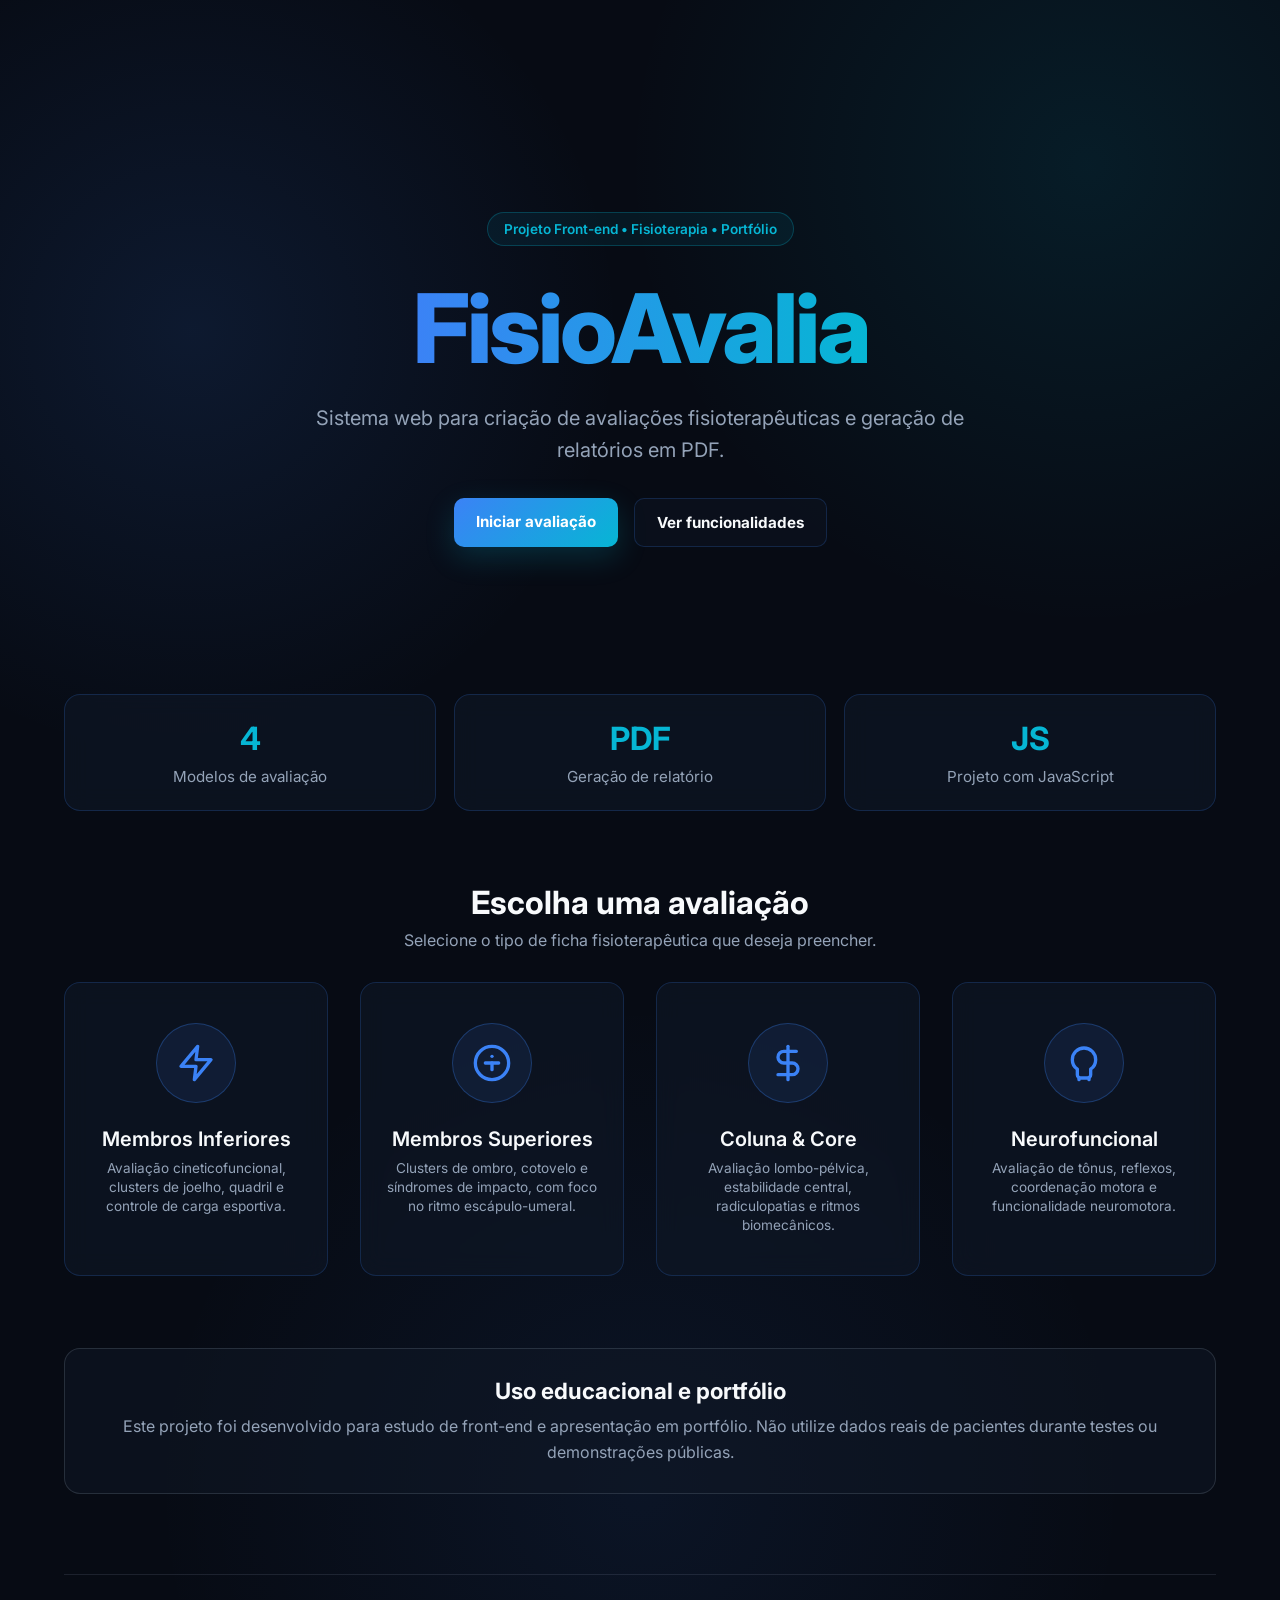
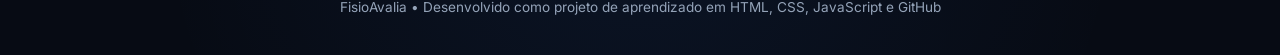
<file: fisio-avalia/index.html>
<!DOCTYPE html>
<html lang="pt-BR">

<head>
    <meta charset="UTF-8">
    <meta name="viewport" content="width=device-width, initial-scale=1.0">
    <title>Physio Hub - Avaliação de Alta Performance</title>

    <link href="https://fonts.googleapis.com/css2?family=Inter:wght@300;400;600;800&display=swap" rel="stylesheet">
    
    <link rel="stylesheet" href="./src/css/global.css">
    <link rel="stylesheet" href="./src/css/home.css">

</head>

<body>
<body>

    <main class="home-container">

        <section class="hero">
            <span class="hero-badge">Projeto Front-end • Fisioterapia • Portfólio</span>

            <h1>FisioAvalia</h1>

            <p class="hero-description">
                Sistema web para criação de avaliações fisioterapêuticas e geração de relatórios em PDF.
            </p>

            <div class="hero-actions">
                <a href="#avaliacoes" class="btn-primary">Iniciar avaliação</a>
                <a href="#funcionalidades" class="btn-secondary">Ver funcionalidades</a>
            </div>
        </section>

        <section class="info-grid" id="funcionalidades">

            <div class="info-card">
                <strong>4</strong>
                <span>Modelos de avaliação</span>
            </div>

            <div class="info-card">
                <strong>PDF</strong>
                <span>Geração de relatório</span>
            </div>

            <div class="info-card">
                <strong>JS</strong>
                <span>Projeto com JavaScript</span>
            </div>

        </section>

        <section class="section-title" id="avaliacoes">
            <h2>Escolha uma avaliação</h2>
            <p>Selecione o tipo de ficha fisioterapêutica que deseja preencher.</p>
        </section>

        <section class="dashboard-grid">

            <a href="./pages/avaliacao-mmii.html" class="card">
                <div class="icon-container">
                    <svg class="icon-svg" viewBox="0 0 24 24">
                        <path d="M13 2L3 14h9l-1 8 10-12h-9l1-8z"></path>
                    </svg>
                </div>
                <h2>Membros Inferiores</h2>
                <p>Avaliação cineticofuncional, clusters de joelho, quadril e controle de carga esportiva.</p>
            </a>

            <a href="./pages/avaliacao-mmss.html" class="card">
                <div class="icon-container">
                    <svg class="icon-svg" viewBox="0 0 24 24">
                        <circle cx="12" cy="12" r="10"></circle>
                        <path d="M12 16v-4"></path>
                        <path d="M12 8h.01"></path>
                        <path d="M8 12h8"></path>
                    </svg>
                </div>
                <h2>Membros Superiores</h2>
                <p>Clusters de ombro, cotovelo e síndromes de impacto, com foco no ritmo escápulo-umeral.</p>
            </a>

            <a href="./pages/avaliacao-coluna.html" class="card">
                <div class="icon-container">
                    <svg class="icon-svg" viewBox="0 0 24 24">
                        <path d="M12 2v20"></path>
                        <path d="M17 5H9.5a3.5 3.5 0 0 0 0 7h5a3.5 3.5 0 0 1 0 7H6"></path>
                    </svg>
                </div>
                <h2>Coluna & Core</h2>
                <p>Avaliação lombo-pélvica, estabilidade central, radiculopatias e ritmos biomecânicos.</p>
            </a>

            <a href="./pages/avaliacao-neuro.html" class="card">
                <div class="icon-container">
                    <svg class="icon-svg" viewBox="0 0 24 24">
                        <path d="M12 3a7 7 0 0 1 7 7c0 2.38-1.19 4.47-3 5.74V19a2 2 0 0 1-2 2h-4a2 2 0 0 1-2-2v-3.26C6.19 14.47 5 12.38 5 10a7 7 0 0 1 7-7z"></path>
                        <path d="M9 21v1"></path>
                        <path d="M15 21v1"></path>
                    </svg>
                </div>
                <h2>Neurofuncional</h2>
                <p>Avaliação de tônus, reflexos, coordenação motora e funcionalidade neuromotora.</p>
            </a>

        </section>

        <section class="notice">
            <h2>Uso educacional e portfólio</h2>
            <p>
                Este projeto foi desenvolvido para estudo de front-end e apresentação em portfólio.
                Não utilize dados reais de pacientes durante testes ou demonstrações públicas.
            </p>
        </section>

    </main>

    <footer class="footer">
        <p>FisioAvalia • Desenvolvido como projeto de aprendizado em HTML, CSS, JavaScript e GitHub</p>
    </footer>

</body>
</body>

</html>
</file>
<file: fisio-avalia/src/css/global.css>
* {
    margin: 0;
    padding: 0;
    box-sizing: border-box;
    font-family: 'Inter', sans-serif;
}
</file>
<file: fisio-avalia/src/css/home.css>
:root {
    --bg-dark: #070B14;
    --card-bg: rgba(16, 24, 39, 0.6);
    --card-border: rgba(59, 130, 246, 0.2);
    --primary-neon: #3b82f6;
    --accent-cyan: #06b6d4;
    --text-main: #f8fafc;
    --text-muted: #94a3b8;
}

html {
    scroll-behavior: smooth;
}

body {
    background-color: var(--bg-dark);
    background-image:
        radial-gradient(circle at 15% 20%, rgba(59, 130, 246, 0.12), transparent 25%),
        radial-gradient(circle at 85% 10%, rgba(6, 182, 212, 0.1), transparent 25%),
        radial-gradient(circle at 50% 90%, rgba(59, 130, 246, 0.08), transparent 30%);
    color: var(--text-main);
    min-height: 100vh;
    overflow-x: hidden;
}

.home-container {
    width: 90%;
    max-width: 1200px;
    margin: 0 auto;
    padding: 64px 0 40px;
}

.hero {
    min-height: 70vh;
    display: flex;
    flex-direction: column;
    align-items: center;
    justify-content: center;
    text-align: center;
    animation: fadeInDown 1s ease-out;
}

.hero-badge {
    display: inline-block;
    color: var(--accent-cyan);
    background: rgba(6, 182, 212, 0.08);
    border: 1px solid rgba(6, 182, 212, 0.25);
    border-radius: 999px;
    padding: 8px 16px;
    font-size: 0.85rem;
    font-weight: 600;
    margin-bottom: 24px;
}

.hero h1 {
    font-size: clamp(3rem, 8vw, 6rem);
    font-weight: 800;
    letter-spacing: -3px;
    background: linear-gradient(to right, var(--primary-neon), var(--accent-cyan));
    -webkit-background-clip: text;
    -webkit-text-fill-color: transparent;
    margin-bottom: 16px;
}

.hero-description {
    max-width: 720px;
    font-size: 1.25rem;
    color: var(--text-muted);
    line-height: 1.6;
    margin-bottom: 32px;
}

.hero-actions {
    display: flex;
    gap: 16px;
    flex-wrap: wrap;
    justify-content: center;
}

.btn-primary,
.btn-secondary {
    padding: 14px 22px;
    border-radius: 10px;
    font-size: 0.95rem;
    font-weight: 700;
    text-decoration: none;
    transition: all 0.2s;
}

.btn-primary {
    background: linear-gradient(135deg, var(--primary-neon), var(--accent-cyan));
    color: white;
    box-shadow: 0 10px 30px rgba(6, 182, 212, 0.2);
}

.btn-primary:hover {
    transform: translateY(-3px);
    box-shadow: 0 14px 36px rgba(6, 182, 212, 0.3);
}

.btn-secondary {
    color: var(--text-main);
    border: 1px solid var(--card-border);
    background: rgba(16, 24, 39, 0.4);
}

.btn-secondary:hover {
    transform: translateY(-3px);
    border-color: var(--accent-cyan);
}

.info-grid {
    display: grid;
    grid-template-columns: repeat(3, 1fr);
    gap: 18px;
    margin-bottom: 72px;
}

.info-card {
    background: var(--card-bg);
    border: 1px solid var(--card-border);
    border-radius: 16px;
    padding: 24px;
    text-align: center;
    backdrop-filter: blur(12px);
}

.info-card strong {
    display: block;
    font-size: 2rem;
    color: var(--accent-cyan);
    margin-bottom: 8px;
}

.info-card span {
    color: var(--text-muted);
    font-size: 0.95rem;
}

.section-title {
    text-align: center;
    margin-bottom: 32px;
}

.section-title h2 {
    font-size: 2rem;
    margin-bottom: 8px;
}

.section-title p {
    color: var(--text-muted);
    font-size: 1rem;
}

.dashboard-grid {
    display: grid;
    grid-template-columns: repeat(4, 1fr);
    gap: 2rem;
    width: 100%;
    margin-bottom: 72px;
}

.card {
    background: var(--card-bg);
    backdrop-filter: blur(12px);
    -webkit-backdrop-filter: blur(12px);
    border: 1px solid var(--card-border);
    border-radius: 16px;
    padding: 2.5rem 1.5rem;
    display: flex;
    flex-direction: column;
    align-items: center;
    text-align: center;
    text-decoration: none;
    color: var(--text-main);
    transition: all 0.4s cubic-bezier(0.175, 0.885, 0.32, 1.275);
    position: relative;
    overflow: hidden;
    cursor: pointer;
    animation: fadeInUp 0.8s ease-out forwards;
    opacity: 0;
}

.card:hover {
    transform: translateY(-10px);
    border-color: var(--accent-cyan);
    box-shadow: 0 10px 30px rgba(6, 182, 212, 0.2),
                inset 0 0 20px rgba(59, 130, 246, 0.1);
}

.card::before {
    content: '';
    position: absolute;
    top: 0;
    left: -100%;
    width: 100%;
    height: 2px;
    background: linear-gradient(90deg, transparent, var(--accent-cyan), transparent);
    transition: left 0.5s;
}

.card:hover::before {
    left: 100%;
}

.icon-container {
    width: 80px;
    height: 80px;
    background: rgba(59, 130, 246, 0.1);
    border-radius: 50%;
    display: flex;
    justify-content: center;
    align-items: center;
    margin-bottom: 1.5rem;
    border: 1px solid rgba(59, 130, 246, 0.3);
    transition: all 0.3s ease;
}

.card:hover .icon-container {
    background: rgba(6, 182, 212, 0.2);
    border-color: var(--accent-cyan);
    transform: scale(1.1);
    box-shadow: 0 0 15px rgba(6, 182, 212, 0.4);
}

.icon-svg {
    width: 40px;
    height: 40px;
    stroke: var(--primary-neon);
    stroke-width: 2;
    stroke-linecap: round;
    stroke-linejoin: round;
    fill: none;
    transition: stroke 0.3s ease;
}

.card:hover .icon-svg {
    stroke: var(--accent-cyan);
}

.card h2 {
    font-size: 1.25rem;
    font-weight: 600;
    margin-bottom: 0.5rem;
}

.card p {
    font-size: 0.85rem;
    color: var(--text-muted);
    line-height: 1.4;
}

.card:nth-child(1) {
    animation-delay: 0.1s;
}

.card:nth-child(2) {
    animation-delay: 0.2s;
}

.card:nth-child(3) {
    animation-delay: 0.3s;
}

.card:nth-child(4) {
    animation-delay: 0.4s;
}

.notice {
    background: rgba(16, 24, 39, 0.5);
    border: 1px solid rgba(148, 163, 184, 0.2);
    border-radius: 16px;
    padding: 28px;
    text-align: center;
    margin-bottom: 40px;
}

.notice h2 {
    font-size: 1.4rem;
    margin-bottom: 10px;
}

.notice p {
    color: var(--text-muted);
    line-height: 1.6;
}

.footer {
    width: 90%;
    max-width: 1200px;
    margin: 0 auto;
    padding: 24px 0 40px;
    text-align: center;
    color: var(--text-muted);
    font-size: 0.85rem;
    border-top: 1px solid rgba(148, 163, 184, 0.15);
}

@keyframes fadeInUp {
    from {
        opacity: 0;
        transform: translateY(30px);
    }

    to {
        opacity: 1;
        transform: translateY(0);
    }
}

@keyframes fadeInDown {
    from {
        opacity: 0;
        transform: translateY(-30px);
    }

    to {
        opacity: 1;
        transform: translateY(0);
    }
}

@media (max-width: 1024px) {
    .dashboard-grid {
        grid-template-columns: repeat(2, 1fr);
    }

    .info-grid {
        grid-template-columns: repeat(3, 1fr);
    }
}

@media (max-width: 700px) {
    .home-container {
        width: 92%;
        padding-top: 40px;
    }

    .hero {
        min-height: auto;
        padding: 56px 0;
    }

    .hero h1 {
        letter-spacing: -1px;
    }

    .hero-description {
        font-size: 1rem;
    }

    .hero-actions {
        flex-direction: column;
        width: 100%;
    }

    .btn-primary,
    .btn-secondary {
        width: 100%;
        text-align: center;
    }

    .info-grid {
        grid-template-columns: 1fr;
    }

    .dashboard-grid {
        grid-template-columns: 1fr;
    }
}
</file>
